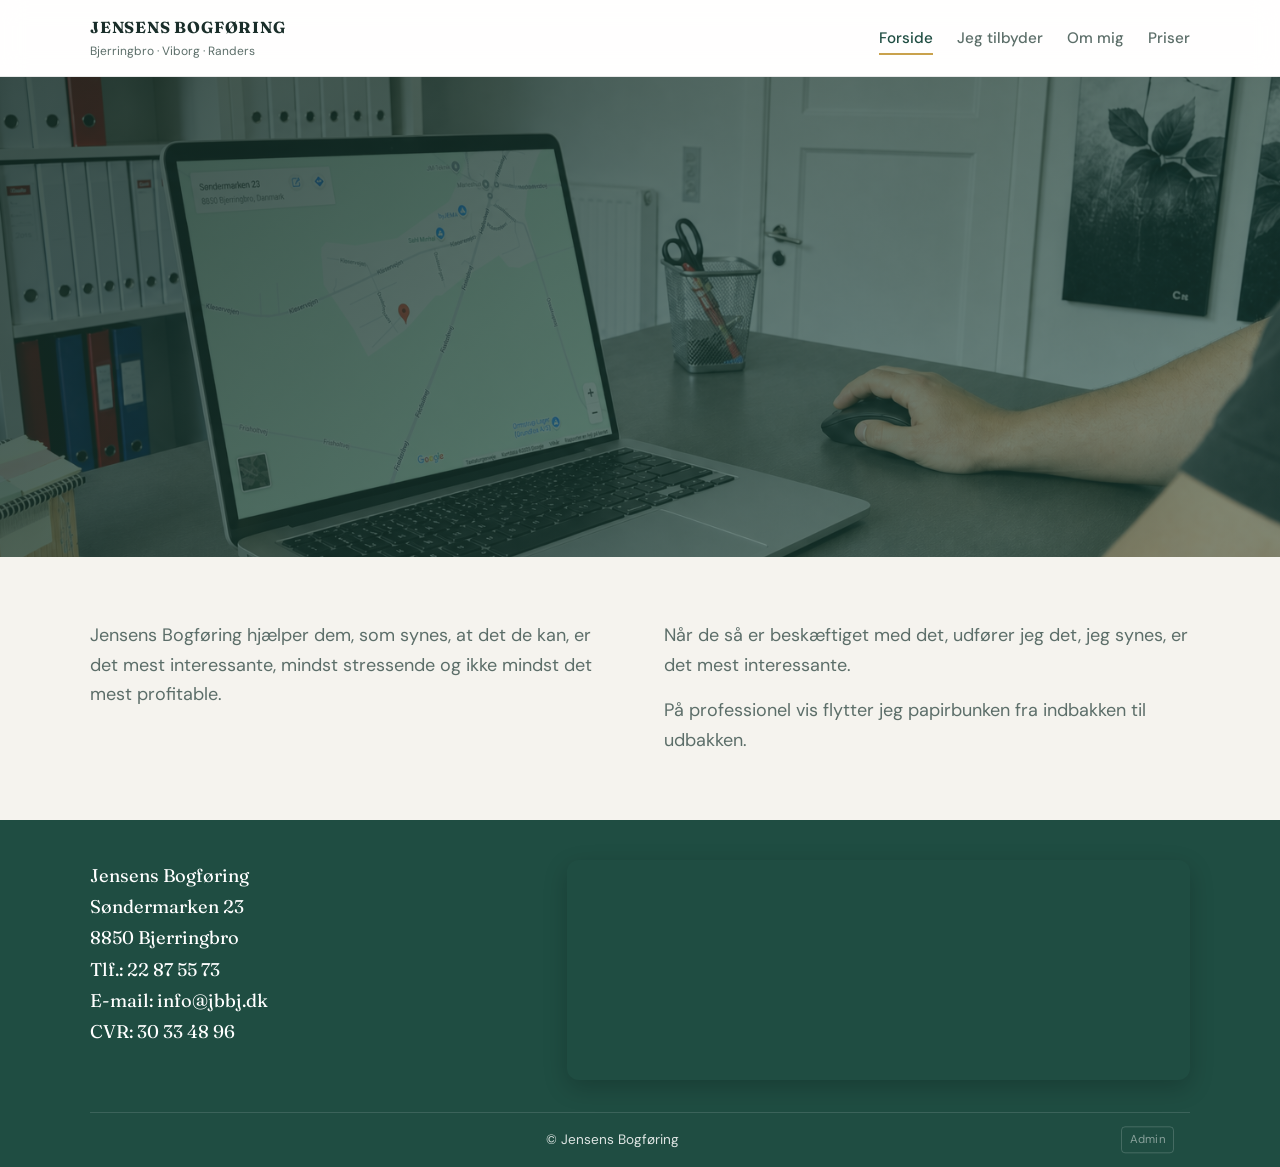
<file: index.html>
<!DOCTYPE html>
<html lang="da">
<head>
  <meta charset="UTF-8" />
  <meta name="viewport" content="width=device-width, initial-scale=1.0" />
  <title>Bogholder i Bjerringbro, Viborg og Randers | Jensens Bogføring</title>
  <meta name="description" content="Jensens Bogføring hjælper virksomheder med bogføring i Bjerringbro, Viborg og Randers." />
  <link rel="icon" href="https://impro.usercontent.one/appid/oneComWsb/domain/jensensbogforing.dk/media/jensensbogforing.dk/Bilder/FaviconNEU.png?etag=%224f8cc-57028c20%22&sourceContentType=image%2Fpng&resize=32,32&ignoreAspectRatio" />
  <link rel="preconnect" href="https://fonts.googleapis.com" />
  <link rel="preconnect" href="https://fonts.gstatic.com" crossorigin />
  <link href="https://fonts.googleapis.com/css2?family=DM+Sans:opsz,wght@9..40,400;9..40,500;9..40,600&family=Fraunces:opsz,wght@9..144,600;9..144,700&display=swap" rel="stylesheet" />
  <link rel="stylesheet" href="assets/css/style.css" />
</head>
<body>
  <header class="site-header">
    <div class="container header-inner">
      <a href="index.html" class="brand">
        <div>
          <strong>JENSENS BOGFØRING</strong>
          <span>Bjerringbro · Viborg · Randers</span>
        </div>
      </a>
      <button class="nav-toggle" type="button" aria-expanded="false" aria-controls="main-nav">Menu</button>
      <nav class="main-nav" id="main-nav" aria-label="Hovedmenu">
        <ul>
          <li><a href="index.html" class="active">Forside</a></li>
          <li><a href="jeg-tilbyder.html">Jeg tilbyder</a></li>
          <li><a href="om-mig.html">Om mig</a></li>
          <li><a href="priser.html">Priser</a></li>
        </ul>
      </nav>
    </div>
  </header>

  <section class="hero">
    <div class="hero-bg" style="background-image:url('assets/hero.png')"></div>
    <div class="hero-overlay"></div>
  </section>

  <main>
    <section class="page-section">
      <div class="container split">
        <p>Jensens Bogføring hjælper dem, som synes, at det de kan, er det mest interessante, mindst stressende og ikke mindst det mest profitable.</p>
        <div>
          <p>Når de så er beskæftiget med det, udfører jeg det, jeg synes, er det mest interessante.</p>
          <p>På professionel vis flytter jeg papirbunken fra indbakken til udbakken.</p>
        </div>
      </div>
    </section>
  </main>

  <footer class="site-footer">
    <div class="container footer-inner">
      <div class="footer-contact">
        <h2>Jensens Bogføring</h2>
        <h2>Søndermarken 23</h2>
        <h2>8850 Bjerringbro</h2>
        <h2>Tlf.: <a href="tel:+4522875573">22 87 55 73</a></h2>
        <h2>E-mail: <a href="mailto:info@jbbj.dk">info@jbbj.dk</a></h2>
        <h2>CVR: 30 33 48 96</h2>
      </div>
      <div class="map-wrap">
        <iframe title="Kort over Jensens Bogføring" src="https://www.google.com/maps/embed?origin=mfe&amp;pb=!1m3!2m1!1sS%C3%B8ndermarken+23,+8850+Bjerringbro,+Denmark!6i16!3m1!1sda!5m1!1sda" allowfullscreen referrerpolicy="no-referrer-when-downgrade"></iframe>
      </div>
    </div>
    <div class="footer-bottom container">
      <span>&copy; Jensens Bogføring</span>
      <a href="admin.html" class="footer-admin-link">Admin</a>
    </div>
  </footer>
  <script src="assets/js/main.js"></script>
</body>
</html>
</file>
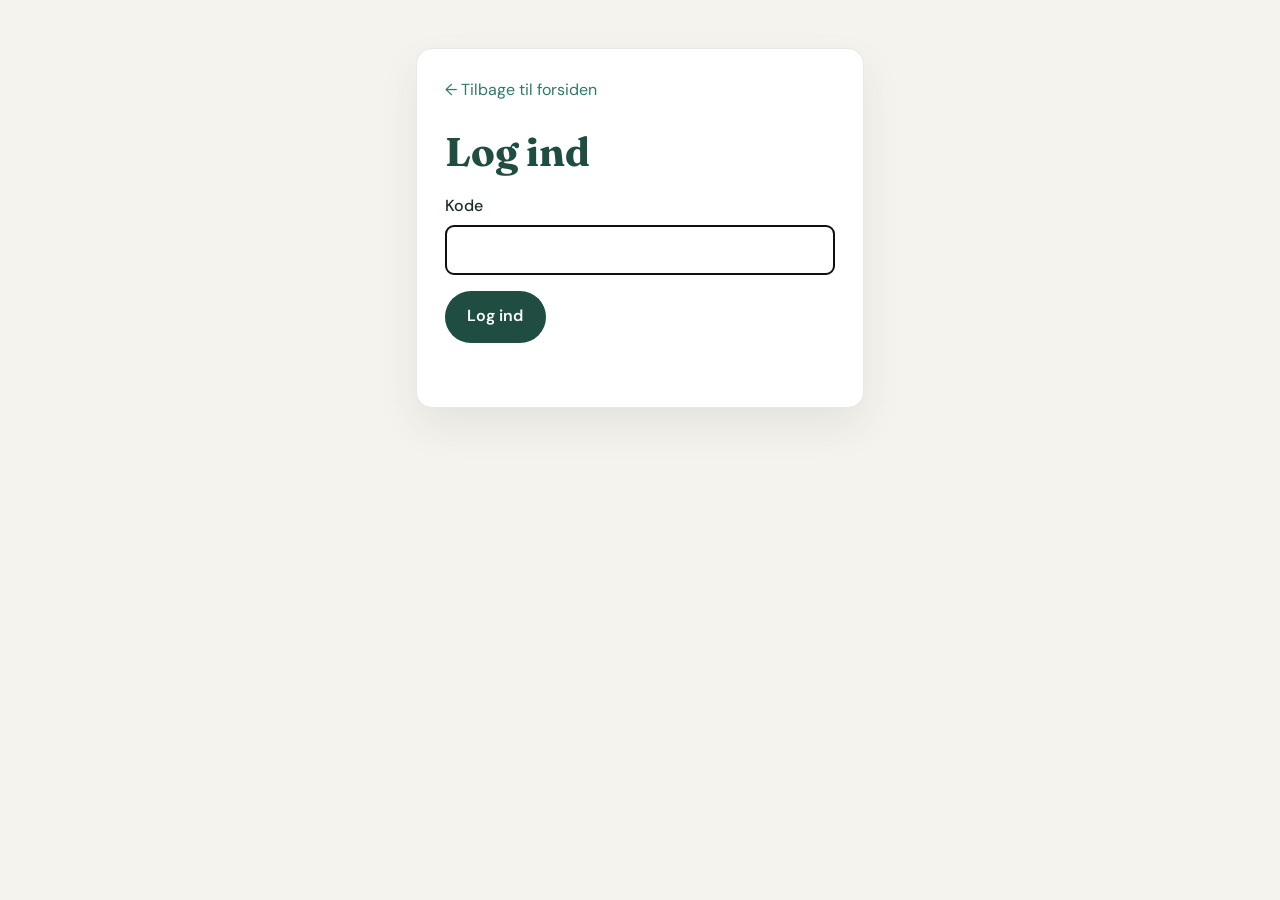
<file: admin.html>
<!DOCTYPE html>
<html lang="da">
<head>
  <meta charset="UTF-8" />
  <meta name="viewport" content="width=device-width, initial-scale=1.0" />
  <meta name="robots" content="noindex, nofollow" />
  <title>Admin – Priser | Jensens Bogføring</title>
  <link rel="preconnect" href="https://fonts.googleapis.com" />
  <link rel="preconnect" href="https://fonts.gstatic.com" crossorigin />
  <link href="https://fonts.googleapis.com/css2?family=DM+Sans:opsz,wght@9..40,400;9..40,500;9..40,600&family=Fraunces:opsz,wght@9..144,600;9..144,700&display=swap" rel="stylesheet" />
  <link rel="stylesheet" href="assets/css/style.css" />
</head>
<body>
  <main class="admin-page">
    <div class="container">
      <section id="login-screen" class="admin-panel admin-login">
        <p class="admin-back"><a href="index.html">&larr; Tilbage til forsiden</a></p>
        <h1 class="page-title">Log ind</h1>
        <form id="login-form" class="admin-form">
          <label>
            Kode
            <input type="password" id="admin-code" autocomplete="current-password" required />
          </label>
          <button type="submit" class="btn">Log ind</button>
        </form>
        <p id="login-error" class="admin-status error" role="alert" aria-live="polite"></p>
      </section>

      <div id="admin-content" hidden>
        <p class="admin-back"><a href="priser.html">&larr; Tilbage til priser</a></p>
        <h1 class="page-title">Rediger priser</h1>

        <div class="admin-panel">
          <h2>1. GitHub-forbindelse</h2>
          <p>Du skal bruge en personlig GitHub-nøgle én gang. Den gemmes kun i din browser.</p>
          <form id="token-form" class="admin-form">
            <label>
              GitHub-nøgle
              <input type="password" id="github-token" autocomplete="off" placeholder="ghp_… eller github_pat_…" />
            </label>
            <div class="admin-actions">
              <button type="submit" class="btn">Gem nøgle</button>
              <button type="button" class="btn btn-ghost" id="forget-token">Slet nøgle</button>
            </div>
          </form>
        </div>

        <div class="admin-panel">
          <h2>2. Priser</h2>
          <form id="prices-form" class="admin-form">
            <label>
              Timepris (kr. uden moms)
              <input type="number" id="price-hourly-input" min="1" step="1" value="325" required />
            </label>
            <label>
              Kørsel (kr. pr. km uden moms)
              <input type="number" id="price-mileage-input" min="0.01" step="0.01" value="3.25" required />
            </label>
            <button type="submit" class="btn">Gem priser på hjemmesiden</button>
          </form>
          <p id="admin-status" class="admin-status" role="status" aria-live="polite"></p>
        </div>

        <details class="admin-help">
          <summary>Sådan opretter du en GitHub-nøgle</summary>
          <ol>
            <li>Log ind på <a href="https://github.com" target="_blank" rel="noopener">github.com</a>.</li>
            <li>Gå til <strong>Settings → Developer settings → Personal access tokens</strong>.</li>
            <li>Opret en <strong>fine-grained token</strong> med adgang til repoet <code>jensens-bogforing</code>.</li>
            <li>Giv tilladelsen <strong>Contents: Read and write</strong>.</li>
            <li>Kopiér nøglen og indsæt den ovenfor.</li>
          </ol>
          <p>Efter gem tager GitHub Pages typisk 1–2 minutter om at vise de nye priser.</p>
        </details>
      </div>
    </div>
  </main>
  <script src="assets/js/admin.js"></script>
</body>
</html>
</file>
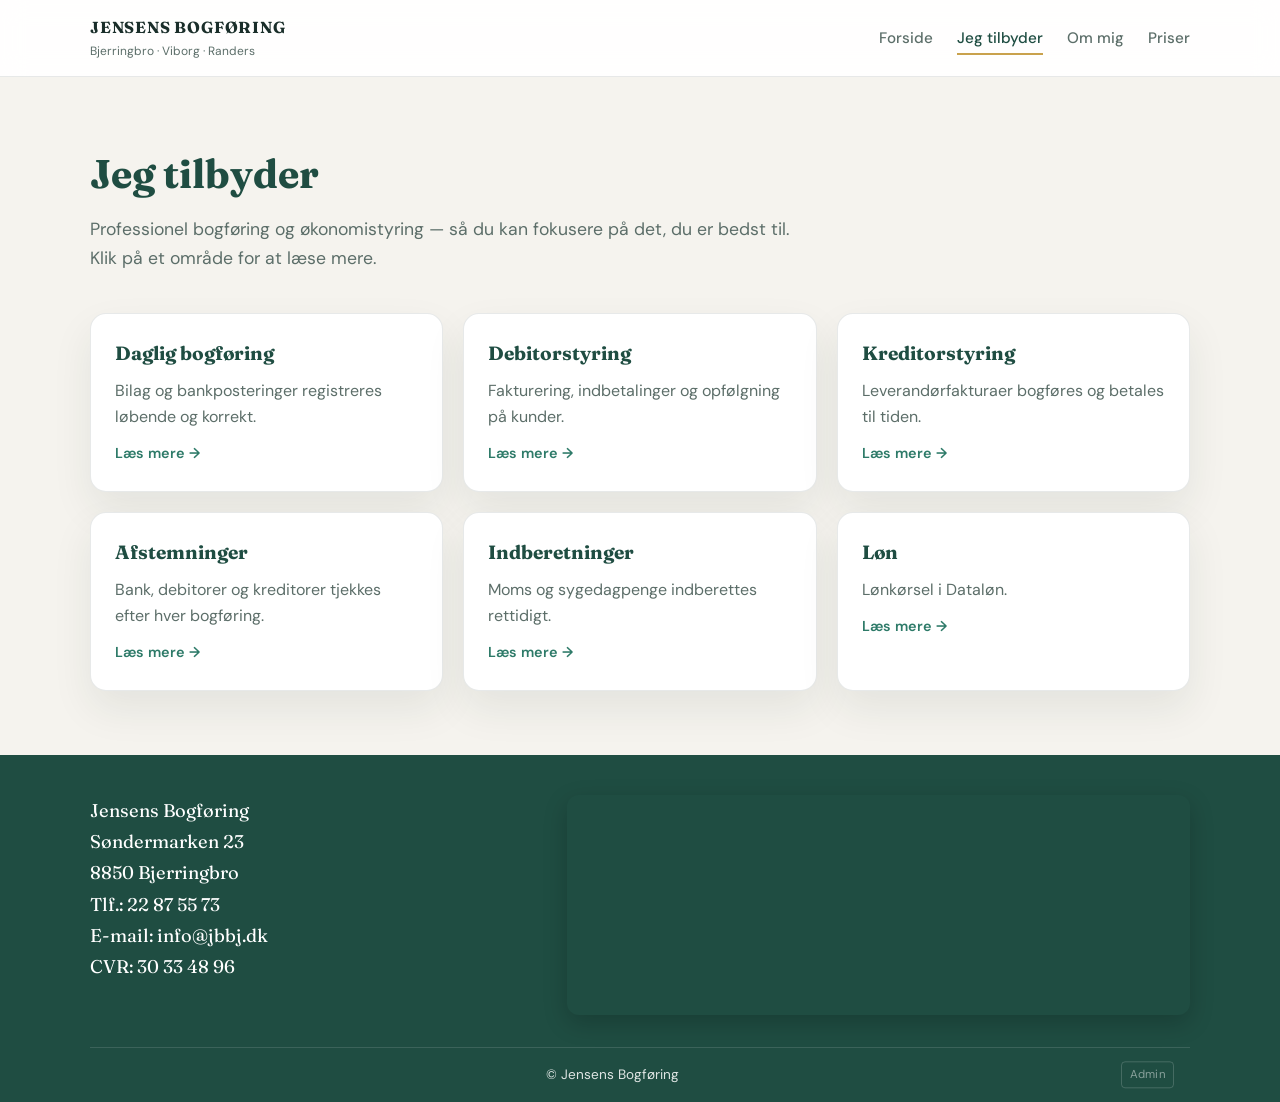
<file: jeg-tilbyder.html>
<!DOCTYPE html>
<html lang="da">
<head>
  <meta charset="UTF-8" />
  <meta name="viewport" content="width=device-width, initial-scale=1.0" />
  <title>Jeg tilbyder | Jensens Bogføring</title>
  <meta name="description" content="Daglig bogføring, debitor- og kreditorstyring, afstemninger, indberetninger og løn i Bjerringbro, Viborg og Randers." />
  <link rel="icon" href="https://impro.usercontent.one/appid/oneComWsb/domain/jensensbogforing.dk/media/jensensbogforing.dk/Bilder/FaviconNEU.png?etag=%224f8cc-57028c20%22&sourceContentType=image%2Fpng&resize=32,32&ignoreAspectRatio" />
  <link rel="preconnect" href="https://fonts.googleapis.com" />
  <link rel="preconnect" href="https://fonts.gstatic.com" crossorigin />
  <link href="https://fonts.googleapis.com/css2?family=DM+Sans:opsz,wght@9..40,400;9..40,500;9..40,600&family=Fraunces:opsz,wght@9..144,600;9..144,700&display=swap" rel="stylesheet" />
  <link rel="stylesheet" href="assets/css/style.css" />
</head>
<body>
  <header class="site-header">
    <div class="container header-inner">
      <a href="index.html" class="brand">
        <div>
          <strong>JENSENS BOGFØRING</strong>
          <span>Bjerringbro · Viborg · Randers</span>
        </div>
      </a>
      <button class="nav-toggle" type="button" aria-expanded="false" aria-controls="main-nav">Menu</button>
      <nav class="main-nav" id="main-nav" aria-label="Hovedmenu">
        <ul>
          <li><a href="index.html">Forside</a></li>
          <li><a href="jeg-tilbyder.html" class="active">Jeg tilbyder</a></li>
          <li><a href="om-mig.html">Om mig</a></li>
          <li><a href="priser.html">Priser</a></li>
        </ul>
      </nav>
    </div>
  </header>

  <main>
    <section class="page-section">
      <div class="container">
        <h1 class="page-title">Jeg tilbyder</h1>
        <p class="page-intro">Professionel bogføring og økonomistyring — så du kan fokusere på det, du er bedst til. Klik på et område for at læse mere.</p>
        <div class="card-grid">
          <a href="tilbud/daglig-bogfoering.html" class="card card-link">
            <h3>Daglig bogføring</h3>
            <p>Bilag og bankposteringer registreres løbende og korrekt.</p>
            <span class="card-more">Læs mere →</span>
          </a>
          <a href="tilbud/debitorstyring.html" class="card card-link">
            <h3>Debitorstyring</h3>
            <p>Fakturering, indbetalinger og opfølgning på kunder.</p>
            <span class="card-more">Læs mere →</span>
          </a>
          <a href="tilbud/kreditorstyring.html" class="card card-link">
            <h3>Kreditorstyring</h3>
            <p>Leverandørfakturaer bogføres og betales til tiden.</p>
            <span class="card-more">Læs mere →</span>
          </a>
          <a href="tilbud/afstemninger.html" class="card card-link">
            <h3>Afstemninger</h3>
            <p>Bank, debitorer og kreditorer tjekkes efter hver bogføring.</p>
            <span class="card-more">Læs mere →</span>
          </a>
          <a href="tilbud/indberetninger.html" class="card card-link">
            <h3>Indberetninger</h3>
            <p>Moms og sygedagpenge indberettes rettidigt.</p>
            <span class="card-more">Læs mere →</span>
          </a>
          <a href="tilbud/loen.html" class="card card-link">
            <h3>Løn</h3>
            <p>Lønkørsel i Dataløn.</p>
            <span class="card-more">Læs mere →</span>
          </a>
        </div>
      </div>
    </section>
  </main>

  <footer class="site-footer">
    <div class="container footer-inner">
      <div class="footer-contact">
        <h2>Jensens Bogføring</h2>
        <h2>Søndermarken 23</h2>
        <h2>8850 Bjerringbro</h2>
        <h2>Tlf.: <a href="tel:+4522875573">22 87 55 73</a></h2>
        <h2>E-mail: <a href="mailto:info@jbbj.dk">info@jbbj.dk</a></h2>
        <h2>CVR: 30 33 48 96</h2>
      </div>
      <div class="map-wrap">
        <iframe title="Kort over Jensens Bogføring" src="https://www.google.com/maps/embed?origin=mfe&amp;pb=!1m3!2m1!1sS%C3%B8ndermarken+23,+8850+Bjerringbro,+Denmark!6i16!3m1!1sda!5m1!1sda" allowfullscreen referrerpolicy="no-referrer-when-downgrade"></iframe>
      </div>
    </div>
    <div class="footer-bottom container">
      <span>&copy; Jensens Bogføring</span>
      <a href="admin.html" class="footer-admin-link">Admin</a>
    </div>
  </footer>
  <script src="assets/js/main.js"></script>
</body>
</html>
</file>
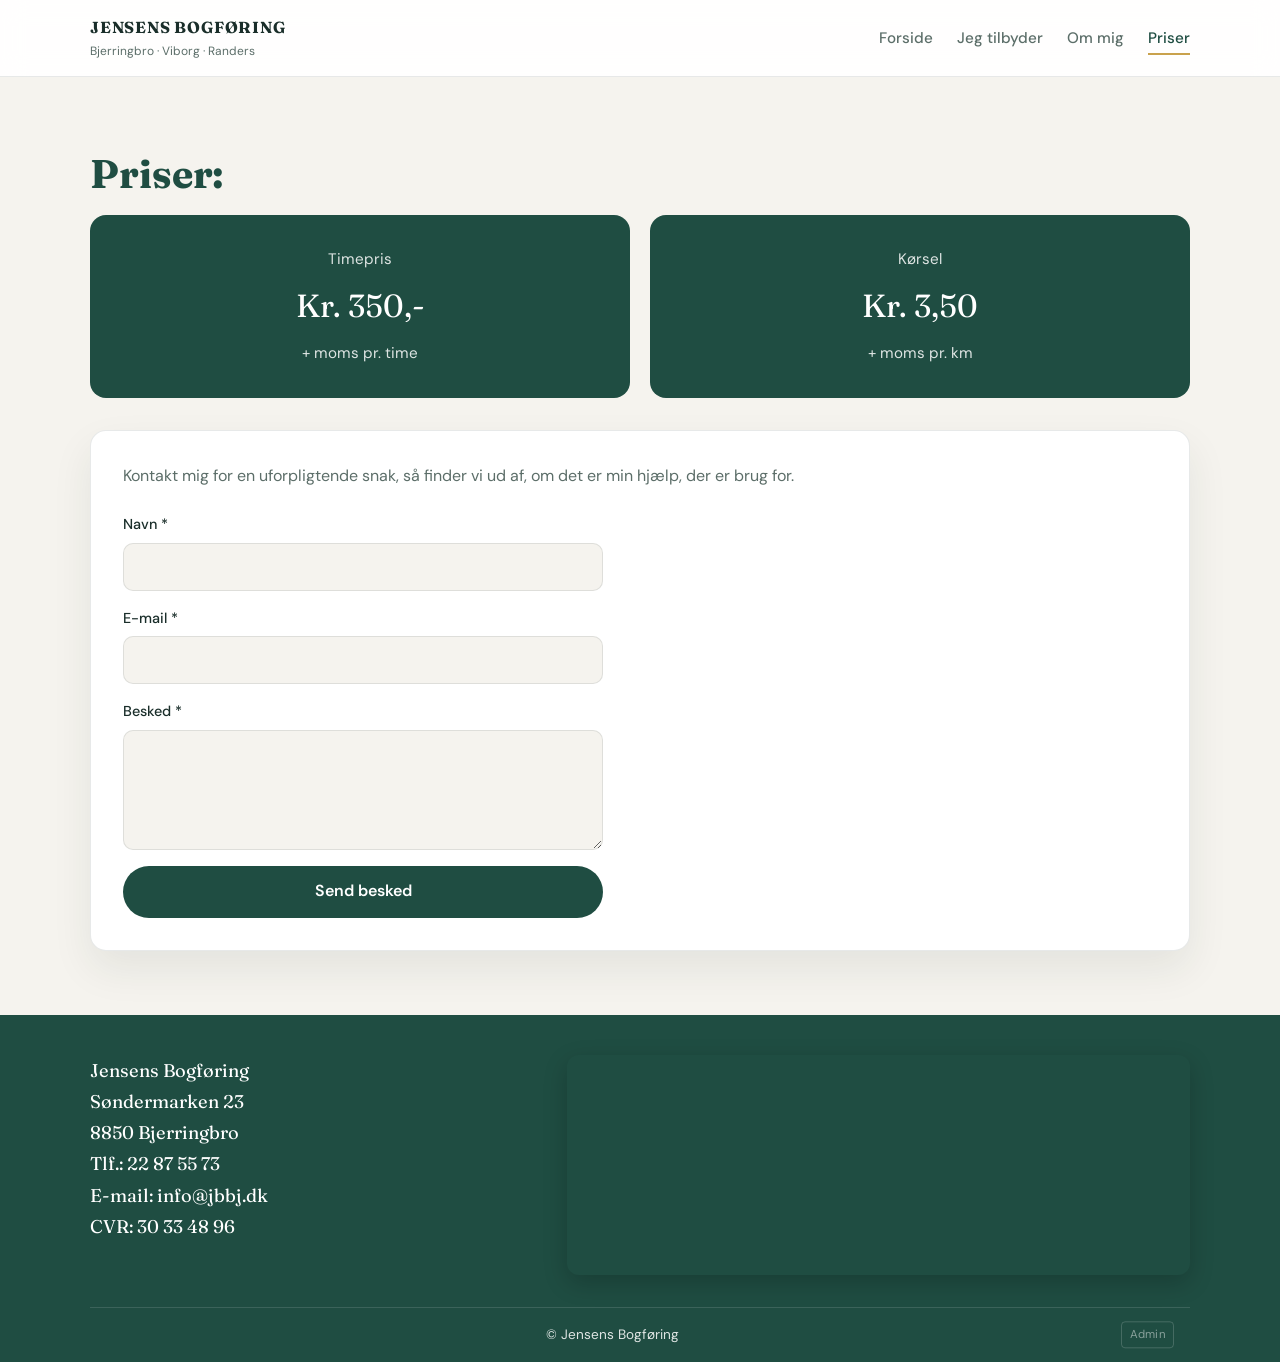
<file: priser.html>
<!DOCTYPE html>
<html lang="da">
<head>
  <meta charset="UTF-8" />
  <meta name="viewport" content="width=device-width, initial-scale=1.0" />
  <title>Billig bogføring i Bjerringbro, Viborg og Randers | Jensens Bogføring</title>
  <meta name="description" content="Priser på bogføring – kr. 325 + moms pr. time." />
  <link rel="icon" href="https://impro.usercontent.one/appid/oneComWsb/domain/jensensbogforing.dk/media/jensensbogforing.dk/Bilder/FaviconNEU.png?etag=%224f8cc-57028c20%22&sourceContentType=image%2Fpng&resize=32,32&ignoreAspectRatio" />
  <link rel="preconnect" href="https://fonts.googleapis.com" />
  <link rel="preconnect" href="https://fonts.gstatic.com" crossorigin />
  <link href="https://fonts.googleapis.com/css2?family=DM+Sans:opsz,wght@9..40,400;9..40,500;9..40,600&family=Fraunces:opsz,wght@9..144,600;9..144,700&display=swap" rel="stylesheet" />
  <link rel="stylesheet" href="assets/css/style.css" />
</head>
<body>
  <header class="site-header">
    <div class="container header-inner">
      <a href="index.html" class="brand">
        <div>
          <strong>JENSENS BOGFØRING</strong>
          <span>Bjerringbro · Viborg · Randers</span>
        </div>
      </a>
      <button class="nav-toggle" type="button" aria-expanded="false" aria-controls="main-nav">Menu</button>
      <nav class="main-nav" id="main-nav" aria-label="Hovedmenu">
        <ul>
          <li><a href="index.html">Forside</a></li>
          <li><a href="jeg-tilbyder.html">Jeg tilbyder</a></li>
          <li><a href="om-mig.html">Om mig</a></li>
          <li><a href="priser.html" class="active">Priser</a></li>
        </ul>
      </nav>
    </div>
  </header>

  <main>
    <section class="page-section">
      <div class="container">
        <h1 class="page-title">Priser:</h1>
        <div class="price-cards">
          <div class="price-card">
            <p>Timepris</p>
            <div class="amount" id="price-hourly">Kr. 325,-</div>
            <p>+ moms pr. time</p>
          </div>
          <div class="price-card">
            <p>Kørsel</p>
            <div class="amount" id="price-mileage">Kr. 3,25</div>
            <p>+ moms pr. km</p>
          </div>
        </div>

        <div class="contact-box">
          <p>Kontakt mig for en uforpligtende snak, så finder vi ud af, om det er min hjælp, der er brug for.</p>
          <form class="contact-form" id="contact-form">
            <label>
              Navn *
              <input type="text" name="name" required autocomplete="name" />
            </label>
            <label>
              E-mail *
              <input type="email" name="email" required autocomplete="email" />
            </label>
            <label>
              Besked *
              <textarea name="message" required></textarea>
            </label>
            <button type="submit" class="btn">Send besked</button>
          </form>
        </div>
      </div>
    </section>
  </main>

  <footer class="site-footer">
    <div class="container footer-inner">
      <div class="footer-contact">
        <h2>Jensens Bogføring</h2>
        <h2>Søndermarken 23</h2>
        <h2>8850 Bjerringbro</h2>
        <h2>Tlf.: <a href="tel:+4522875573">22 87 55 73</a></h2>
        <h2>E-mail: <a href="mailto:info@jbbj.dk">info@jbbj.dk</a></h2>
        <h2>CVR: 30 33 48 96</h2>
      </div>
      <div class="map-wrap">
        <iframe title="Kort over Jensens Bogføring" src="https://www.google.com/maps/embed?origin=mfe&amp;pb=!1m3!2m1!1sS%C3%B8ndermarken+23,+8850+Bjerringbro,+Denmark!6i16!3m1!1sda!5m1!1sda" allowfullscreen referrerpolicy="no-referrer-when-downgrade"></iframe>
      </div>
    </div>
    <div class="footer-bottom container">
      <span>&copy; Jensens Bogføring</span>
      <a href="admin.html" class="footer-admin-link">Admin</a>
    </div>
  </footer>
  <script src="assets/js/prices.js"></script>
  <script src="assets/js/main.js"></script>
</body>
</html>
</file>
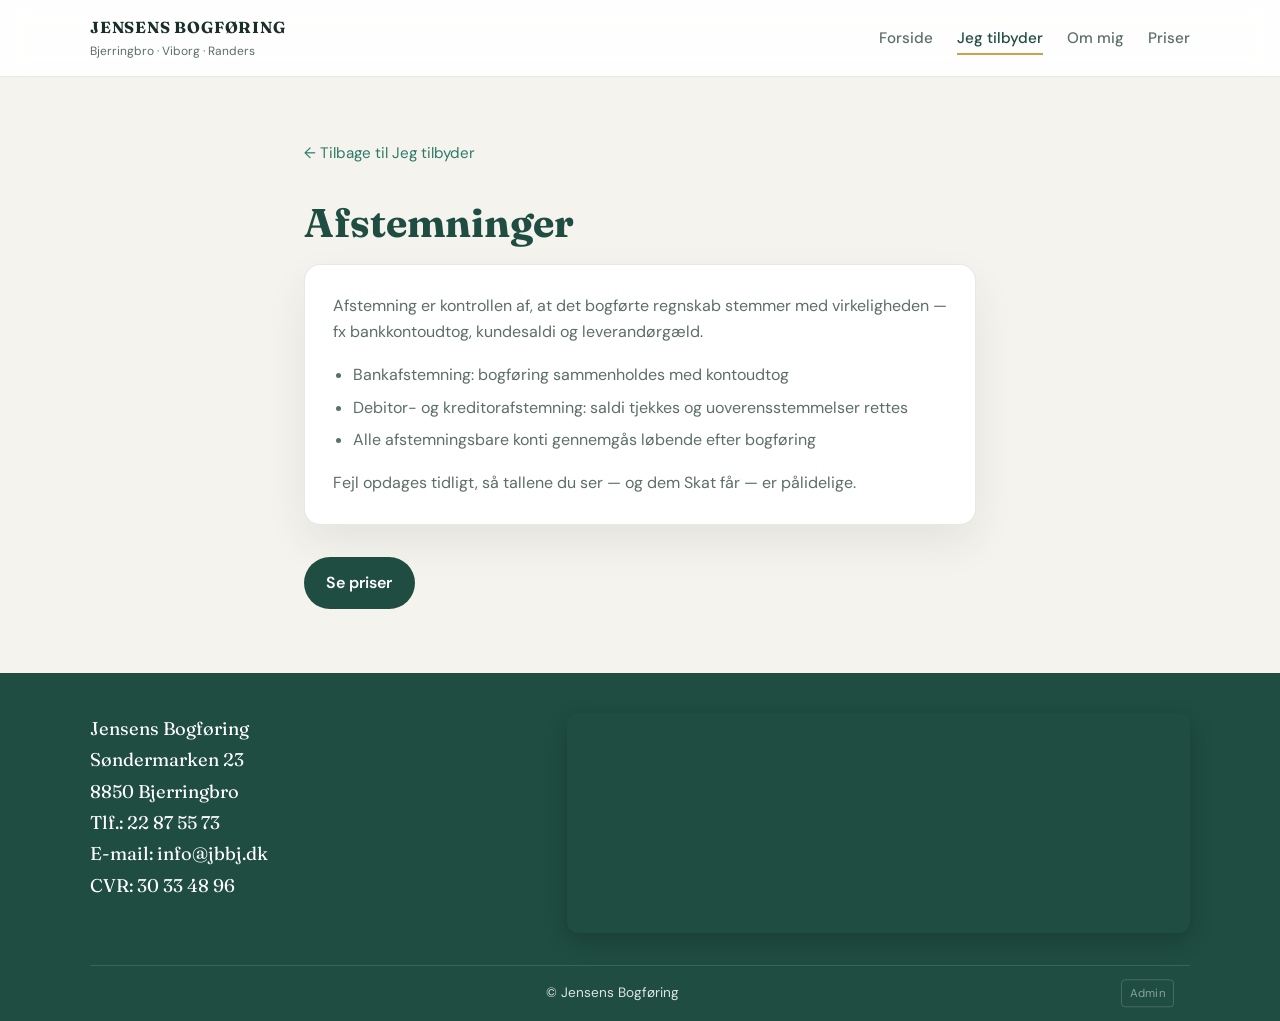
<file: tilbud/afstemninger.html>
<!DOCTYPE html>
<html lang="da">
<head>
  <meta charset="UTF-8" />
  <meta name="viewport" content="width=device-width, initial-scale=1.0" />
  <title>Afstemninger | Jensens Bogføring</title>
  <meta name="description" content="Bank-, debitor- og kreditorafstemning — kontrol af at bogføringen stemmer i Bjerringbro, Viborg og Randers." />
  <link rel="icon" href="https://impro.usercontent.one/appid/oneComWsb/domain/jensensbogforing.dk/media/jensensbogforing.dk/Bilder/FaviconNEU.png?etag=%224f8cc-57028c20%22&sourceContentType=image%2Fpng&resize=32,32&ignoreAspectRatio" />
  <link rel="preconnect" href="https://fonts.googleapis.com" />
  <link rel="preconnect" href="https://fonts.gstatic.com" crossorigin />
  <link href="https://fonts.googleapis.com/css2?family=DM+Sans:opsz,wght@9..40,400;9..40,500;9..40,600&family=Fraunces:opsz,wght@9..144,600;9..144,700&display=swap" rel="stylesheet" />
  <link rel="stylesheet" href="../assets/css/style.css" />
</head>
<body>
  <header class="site-header">
    <div class="container header-inner">
      <a href="../index.html" class="brand">
        <div>
          <strong>JENSENS BOGFØRING</strong>
          <span>Bjerringbro · Viborg · Randers</span>
        </div>
      </a>
      <button class="nav-toggle" type="button" aria-expanded="false" aria-controls="main-nav">Menu</button>
      <nav class="main-nav" id="main-nav" aria-label="Hovedmenu">
        <ul>
          <li><a href="../index.html">Forside</a></li>
          <li><a href="../jeg-tilbyder.html" class="active">Jeg tilbyder</a></li>
          <li><a href="../om-mig.html">Om mig</a></li>
          <li><a href="../priser.html">Priser</a></li>
        </ul>
      </nav>
    </div>
  </header>

  <main>
    <section class="page-section">
      <div class="container service-detail">
        <p class="back-link"><a href="../jeg-tilbyder.html">← Tilbage til Jeg tilbyder</a></p>
        <h1 class="page-title">Afstemninger</h1>
        <div class="service-content">
          <p>Afstemning er kontrollen af, at det bogførte regnskab stemmer med virkeligheden — fx bankkontoudtog, kundesaldi og leverandørgæld.</p>
          <ul>
            <li>Bankafstemning: bogføring sammenholdes med kontoudtog</li>
            <li>Debitor- og kreditorafstemning: saldi tjekkes og uoverensstemmelser rettes</li>
            <li>Alle afstemningsbare konti gennemgås løbende efter bogføring</li>
          </ul>
          <p>Fejl opdages tidligt, så tallene du ser — og dem Skat får — er pålidelige.</p>
        </div>
        <p><a href="../priser.html" class="btn">Se priser</a></p>
      </div>
    </section>
  </main>

  <footer class="site-footer">
    <div class="container footer-inner">
      <div class="footer-contact">
        <h2>Jensens Bogføring</h2>
        <h2>Søndermarken 23</h2>
        <h2>8850 Bjerringbro</h2>
        <h2>Tlf.: <a href="tel:+4522875573">22 87 55 73</a></h2>
        <h2>E-mail: <a href="mailto:info@jbbj.dk">info@jbbj.dk</a></h2>
        <h2>CVR: 30 33 48 96</h2>
      </div>
      <div class="map-wrap">
        <iframe title="Kort over Jensens Bogføring" src="https://www.google.com/maps/embed?origin=mfe&amp;pb=!1m3!2m1!1sS%C3%B8ndermarken+23,+8850+Bjerringbro,+Denmark!6i16!3m1!1sda!5m1!1sda" allowfullscreen referrerpolicy="no-referrer-when-downgrade"></iframe>
      </div>
    </div>
    <div class="footer-bottom container">
      <span>&copy; Jensens Bogføring</span>
      <a href="../admin.html" class="footer-admin-link">Admin</a>
    </div>
  </footer>
  <script src="../assets/js/main.js"></script>
</body>
</html>
</file>
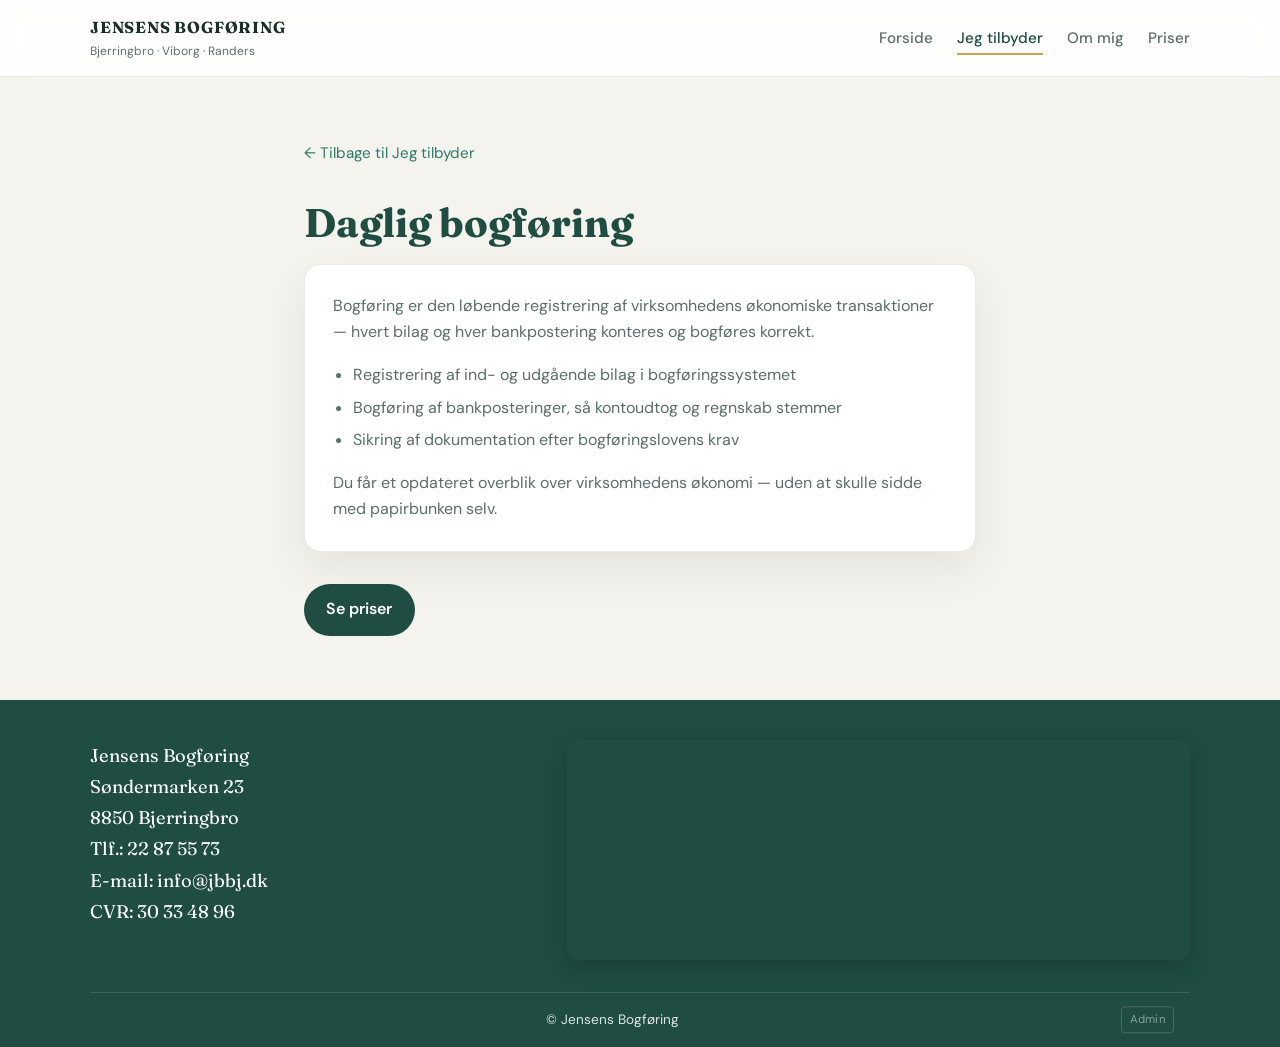
<file: tilbud/daglig-bogfoering.html>
<!DOCTYPE html>
<html lang="da">
<head>
  <meta charset="UTF-8" />
  <meta name="viewport" content="width=device-width, initial-scale=1.0" />
  <title>Daglig bogføring | Jensens Bogføring</title>
  <meta name="description" content="Løbende bogføring af bilag og bankposteringer — professionel hjælp i Bjerringbro, Viborg og Randers." />
  <link rel="icon" href="https://impro.usercontent.one/appid/oneComWsb/domain/jensensbogforing.dk/media/jensensbogforing.dk/Bilder/FaviconNEU.png?etag=%224f8cc-57028c20%22&sourceContentType=image%2Fpng&resize=32,32&ignoreAspectRatio" />
  <link rel="preconnect" href="https://fonts.googleapis.com" />
  <link rel="preconnect" href="https://fonts.gstatic.com" crossorigin />
  <link href="https://fonts.googleapis.com/css2?family=DM+Sans:opsz,wght@9..40,400;9..40,500;9..40,600&family=Fraunces:opsz,wght@9..144,600;9..144,700&display=swap" rel="stylesheet" />
  <link rel="stylesheet" href="../assets/css/style.css" />
</head>
<body>
  <header class="site-header">
    <div class="container header-inner">
      <a href="../index.html" class="brand">
        <div>
          <strong>JENSENS BOGFØRING</strong>
          <span>Bjerringbro · Viborg · Randers</span>
        </div>
      </a>
      <button class="nav-toggle" type="button" aria-expanded="false" aria-controls="main-nav">Menu</button>
      <nav class="main-nav" id="main-nav" aria-label="Hovedmenu">
        <ul>
          <li><a href="../index.html">Forside</a></li>
          <li><a href="../jeg-tilbyder.html" class="active">Jeg tilbyder</a></li>
          <li><a href="../om-mig.html">Om mig</a></li>
          <li><a href="../priser.html">Priser</a></li>
        </ul>
      </nav>
    </div>
  </header>

  <main>
    <section class="page-section">
      <div class="container service-detail">
        <p class="back-link"><a href="../jeg-tilbyder.html">← Tilbage til Jeg tilbyder</a></p>
        <h1 class="page-title">Daglig bogføring</h1>
        <div class="service-content">
          <p>Bogføring er den løbende registrering af virksomhedens økonomiske transaktioner — hvert bilag og hver bankpostering konteres og bogføres korrekt.</p>
          <ul>
            <li>Registrering af ind- og udgående bilag i bogføringssystemet</li>
            <li>Bogføring af bankposteringer, så kontoudtog og regnskab stemmer</li>
            <li>Sikring af dokumentation efter bogføringslovens krav</li>
          </ul>
          <p>Du får et opdateret overblik over virksomhedens økonomi — uden at skulle sidde med papirbunken selv.</p>
        </div>
        <p><a href="../priser.html" class="btn">Se priser</a></p>
      </div>
    </section>
  </main>

  <footer class="site-footer">
    <div class="container footer-inner">
      <div class="footer-contact">
        <h2>Jensens Bogføring</h2>
        <h2>Søndermarken 23</h2>
        <h2>8850 Bjerringbro</h2>
        <h2>Tlf.: <a href="tel:+4522875573">22 87 55 73</a></h2>
        <h2>E-mail: <a href="mailto:info@jbbj.dk">info@jbbj.dk</a></h2>
        <h2>CVR: 30 33 48 96</h2>
      </div>
      <div class="map-wrap">
        <iframe title="Kort over Jensens Bogføring" src="https://www.google.com/maps/embed?origin=mfe&amp;pb=!1m3!2m1!1sS%C3%B8ndermarken+23,+8850+Bjerringbro,+Denmark!6i16!3m1!1sda!5m1!1sda" allowfullscreen referrerpolicy="no-referrer-when-downgrade"></iframe>
      </div>
    </div>
    <div class="footer-bottom container">
      <span>&copy; Jensens Bogføring</span>
      <a href="../admin.html" class="footer-admin-link">Admin</a>
    </div>
  </footer>
  <script src="../assets/js/main.js"></script>
</body>
</html>
</file>
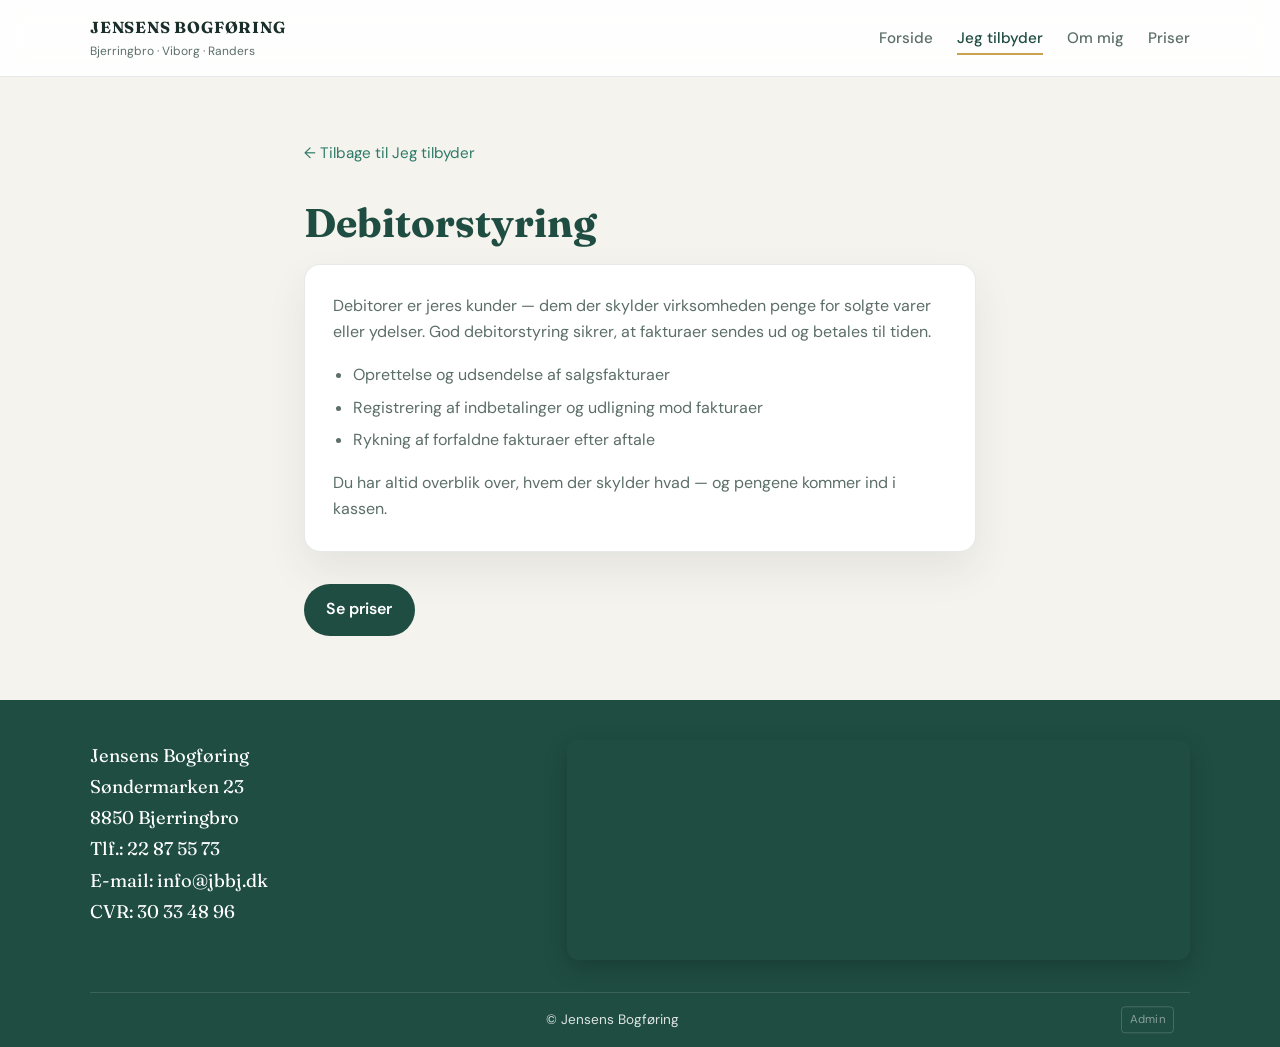
<file: tilbud/debitorstyring.html>
<!DOCTYPE html>
<html lang="da">
<head>
  <meta charset="UTF-8" />
  <meta name="viewport" content="width=device-width, initial-scale=1.0" />
  <title>Debitorstyring | Jensens Bogføring</title>
  <meta name="description" content="Fakturering, indbetalinger og opfølgning på kunder — debitorstyring i Bjerringbro, Viborg og Randers." />
  <link rel="icon" href="https://impro.usercontent.one/appid/oneComWsb/domain/jensensbogforing.dk/media/jensensbogforing.dk/Bilder/FaviconNEU.png?etag=%224f8cc-57028c20%22&sourceContentType=image%2Fpng&resize=32,32&ignoreAspectRatio" />
  <link rel="preconnect" href="https://fonts.googleapis.com" />
  <link rel="preconnect" href="https://fonts.gstatic.com" crossorigin />
  <link href="https://fonts.googleapis.com/css2?family=DM+Sans:opsz,wght@9..40,400;9..40,500;9..40,600&family=Fraunces:opsz,wght@9..144,600;9..144,700&display=swap" rel="stylesheet" />
  <link rel="stylesheet" href="../assets/css/style.css" />
</head>
<body>
  <header class="site-header">
    <div class="container header-inner">
      <a href="../index.html" class="brand">
        <div>
          <strong>JENSENS BOGFØRING</strong>
          <span>Bjerringbro · Viborg · Randers</span>
        </div>
      </a>
      <button class="nav-toggle" type="button" aria-expanded="false" aria-controls="main-nav">Menu</button>
      <nav class="main-nav" id="main-nav" aria-label="Hovedmenu">
        <ul>
          <li><a href="../index.html">Forside</a></li>
          <li><a href="../jeg-tilbyder.html" class="active">Jeg tilbyder</a></li>
          <li><a href="../om-mig.html">Om mig</a></li>
          <li><a href="../priser.html">Priser</a></li>
        </ul>
      </nav>
    </div>
  </header>

  <main>
    <section class="page-section">
      <div class="container service-detail">
        <p class="back-link"><a href="../jeg-tilbyder.html">← Tilbage til Jeg tilbyder</a></p>
        <h1 class="page-title">Debitorstyring</h1>
        <div class="service-content">
          <p>Debitorer er jeres kunder — dem der skylder virksomheden penge for solgte varer eller ydelser. God debitorstyring sikrer, at fakturaer sendes ud og betales til tiden.</p>
          <ul>
            <li>Oprettelse og udsendelse af salgsfakturaer</li>
            <li>Registrering af indbetalinger og udligning mod fakturaer</li>
            <li>Rykning af forfaldne fakturaer efter aftale</li>
          </ul>
          <p>Du har altid overblik over, hvem der skylder hvad — og pengene kommer ind i kassen.</p>
        </div>
        <p><a href="../priser.html" class="btn">Se priser</a></p>
      </div>
    </section>
  </main>

  <footer class="site-footer">
    <div class="container footer-inner">
      <div class="footer-contact">
        <h2>Jensens Bogføring</h2>
        <h2>Søndermarken 23</h2>
        <h2>8850 Bjerringbro</h2>
        <h2>Tlf.: <a href="tel:+4522875573">22 87 55 73</a></h2>
        <h2>E-mail: <a href="mailto:info@jbbj.dk">info@jbbj.dk</a></h2>
        <h2>CVR: 30 33 48 96</h2>
      </div>
      <div class="map-wrap">
        <iframe title="Kort over Jensens Bogføring" src="https://www.google.com/maps/embed?origin=mfe&amp;pb=!1m3!2m1!1sS%C3%B8ndermarken+23,+8850+Bjerringbro,+Denmark!6i16!3m1!1sda!5m1!1sda" allowfullscreen referrerpolicy="no-referrer-when-downgrade"></iframe>
      </div>
    </div>
    <div class="footer-bottom container">
      <span>&copy; Jensens Bogføring</span>
      <a href="../admin.html" class="footer-admin-link">Admin</a>
    </div>
  </footer>
  <script src="../assets/js/main.js"></script>
</body>
</html>
</file>
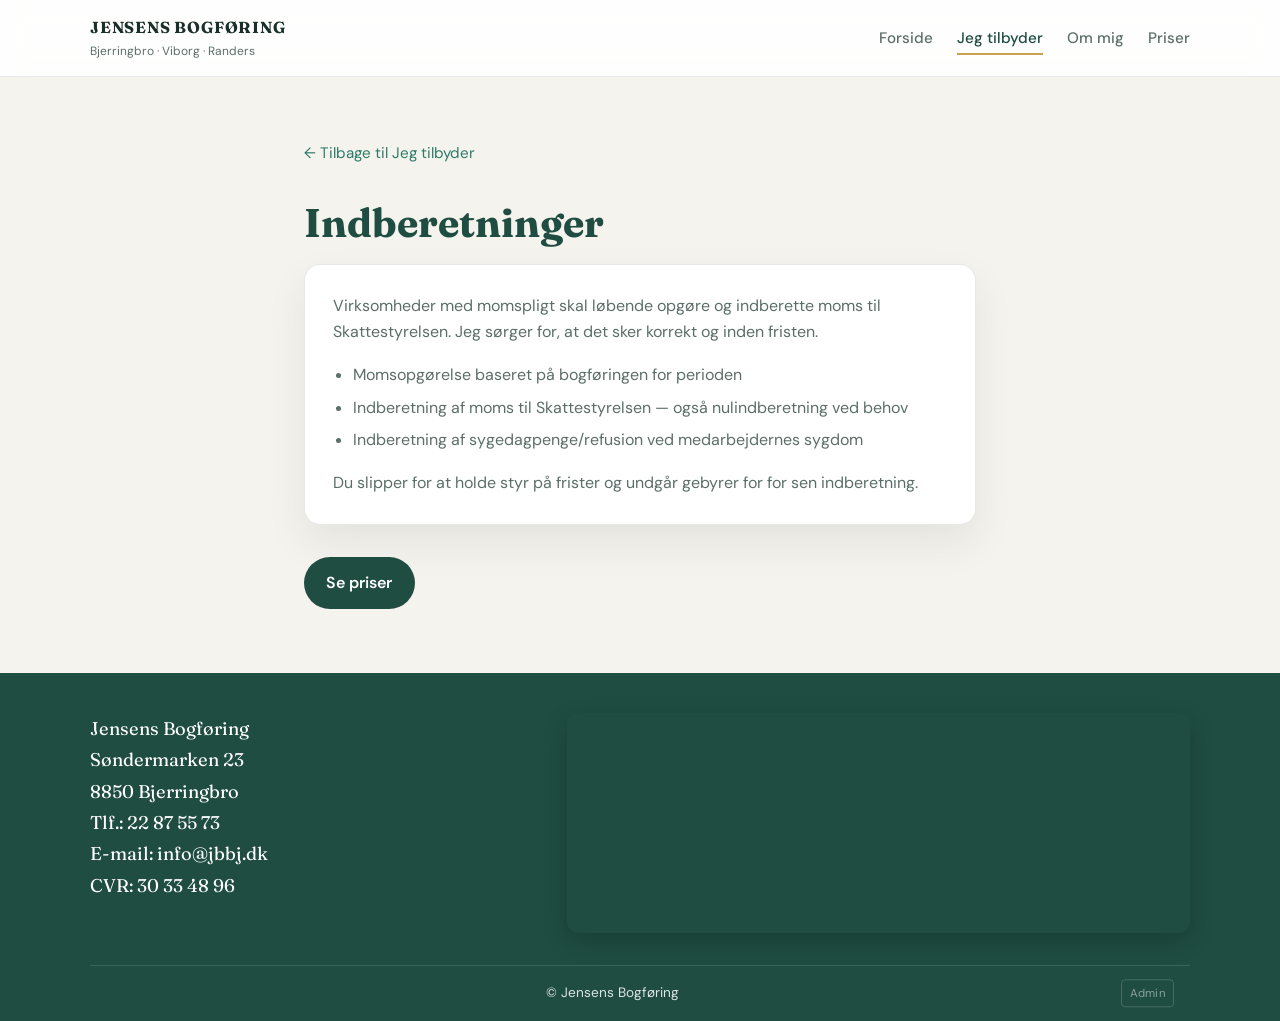
<file: tilbud/indberetninger.html>
<!DOCTYPE html>
<html lang="da">
<head>
  <meta charset="UTF-8" />
  <meta name="viewport" content="width=device-width, initial-scale=1.0" />
  <title>Indberetninger | Jensens Bogføring</title>
  <meta name="description" content="Momsindberetning og sygedagpenge til Skattestyrelsen — rettidige indberetninger fra Jensens Bogføring." />
  <link rel="icon" href="https://impro.usercontent.one/appid/oneComWsb/domain/jensensbogforing.dk/media/jensensbogforing.dk/Bilder/FaviconNEU.png?etag=%224f8cc-57028c20%22&sourceContentType=image%2Fpng&resize=32,32&ignoreAspectRatio" />
  <link rel="preconnect" href="https://fonts.googleapis.com" />
  <link rel="preconnect" href="https://fonts.gstatic.com" crossorigin />
  <link href="https://fonts.googleapis.com/css2?family=DM+Sans:opsz,wght@9..40,400;9..40,500;9..40,600&family=Fraunces:opsz,wght@9..144,600;9..144,700&display=swap" rel="stylesheet" />
  <link rel="stylesheet" href="../assets/css/style.css" />
</head>
<body>
  <header class="site-header">
    <div class="container header-inner">
      <a href="../index.html" class="brand">
        <div>
          <strong>JENSENS BOGFØRING</strong>
          <span>Bjerringbro · Viborg · Randers</span>
        </div>
      </a>
      <button class="nav-toggle" type="button" aria-expanded="false" aria-controls="main-nav">Menu</button>
      <nav class="main-nav" id="main-nav" aria-label="Hovedmenu">
        <ul>
          <li><a href="../index.html">Forside</a></li>
          <li><a href="../jeg-tilbyder.html" class="active">Jeg tilbyder</a></li>
          <li><a href="../om-mig.html">Om mig</a></li>
          <li><a href="../priser.html">Priser</a></li>
        </ul>
      </nav>
    </div>
  </header>

  <main>
    <section class="page-section">
      <div class="container service-detail">
        <p class="back-link"><a href="../jeg-tilbyder.html">← Tilbage til Jeg tilbyder</a></p>
        <h1 class="page-title">Indberetninger</h1>
        <div class="service-content">
          <p>Virksomheder med momspligt skal løbende opgøre og indberette moms til Skattestyrelsen. Jeg sørger for, at det sker korrekt og inden fristen.</p>
          <ul>
            <li>Momsopgørelse baseret på bogføringen for perioden</li>
            <li>Indberetning af moms til Skattestyrelsen — også nulindberetning ved behov</li>
            <li>Indberetning af sygedagpenge/refusion ved medarbejdernes sygdom</li>
          </ul>
          <p>Du slipper for at holde styr på frister og undgår gebyrer for for sen indberetning.</p>
        </div>
        <p><a href="../priser.html" class="btn">Se priser</a></p>
      </div>
    </section>
  </main>

  <footer class="site-footer">
    <div class="container footer-inner">
      <div class="footer-contact">
        <h2>Jensens Bogføring</h2>
        <h2>Søndermarken 23</h2>
        <h2>8850 Bjerringbro</h2>
        <h2>Tlf.: <a href="tel:+4522875573">22 87 55 73</a></h2>
        <h2>E-mail: <a href="mailto:info@jbbj.dk">info@jbbj.dk</a></h2>
        <h2>CVR: 30 33 48 96</h2>
      </div>
      <div class="map-wrap">
        <iframe title="Kort over Jensens Bogføring" src="https://www.google.com/maps/embed?origin=mfe&amp;pb=!1m3!2m1!1sS%C3%B8ndermarken+23,+8850+Bjerringbro,+Denmark!6i16!3m1!1sda!5m1!1sda" allowfullscreen referrerpolicy="no-referrer-when-downgrade"></iframe>
      </div>
    </div>
    <div class="footer-bottom container">
      <span>&copy; Jensens Bogføring</span>
      <a href="../admin.html" class="footer-admin-link">Admin</a>
    </div>
  </footer>
  <script src="../assets/js/main.js"></script>
</body>
</html>
</file>
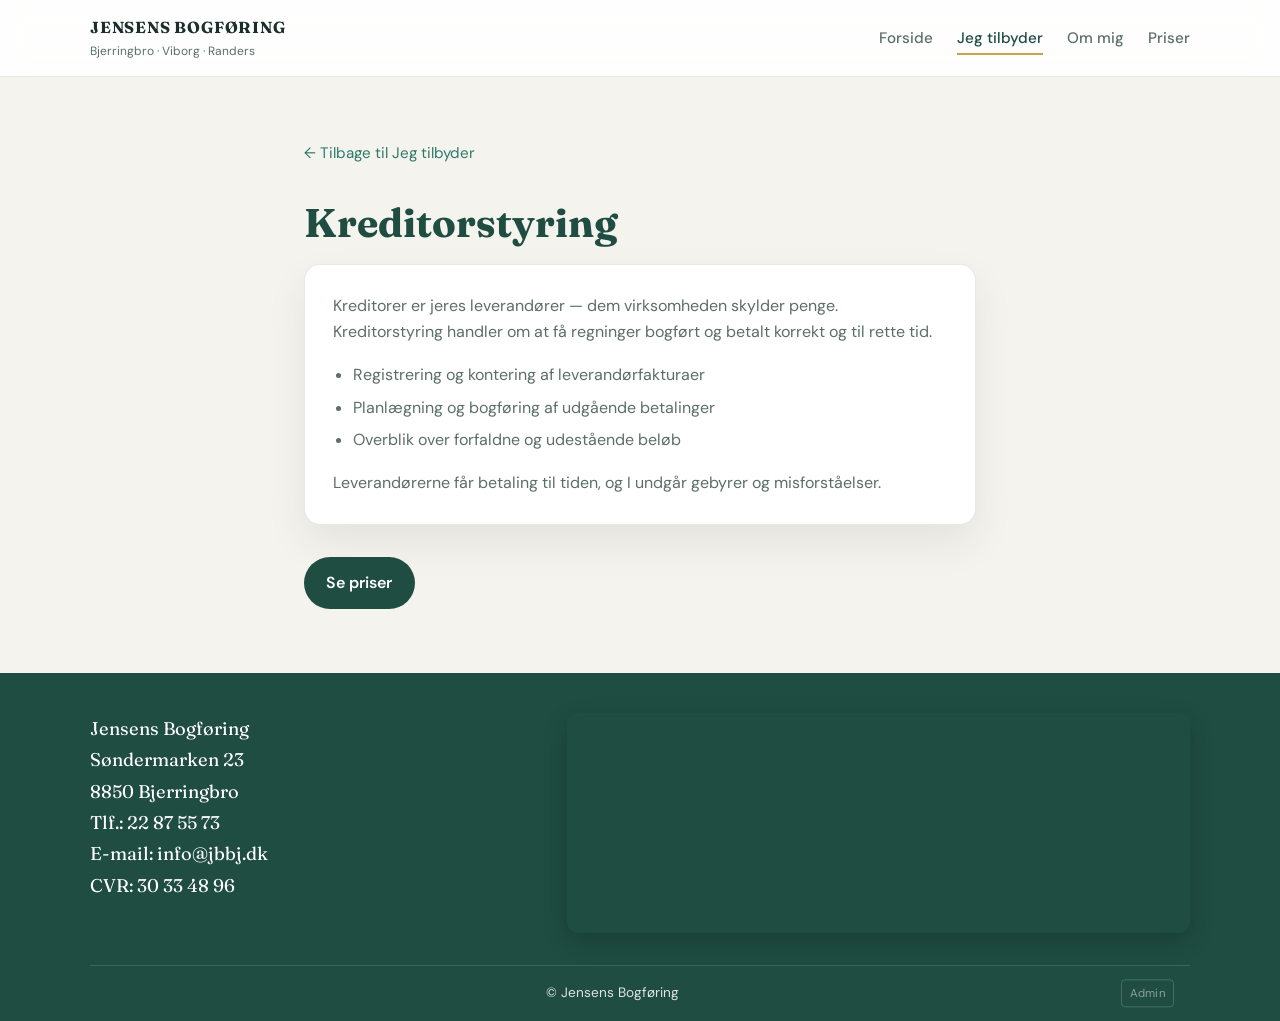
<file: tilbud/kreditorstyring.html>
<!DOCTYPE html>
<html lang="da">
<head>
  <meta charset="UTF-8" />
  <meta name="viewport" content="width=device-width, initial-scale=1.0" />
  <title>Kreditorstyring | Jensens Bogføring</title>
  <meta name="description" content="Leverandørfakturaer og betalinger — kreditorstyring i Bjerringbro, Viborg og Randers." />
  <link rel="icon" href="https://impro.usercontent.one/appid/oneComWsb/domain/jensensbogforing.dk/media/jensensbogforing.dk/Bilder/FaviconNEU.png?etag=%224f8cc-57028c20%22&sourceContentType=image%2Fpng&resize=32,32&ignoreAspectRatio" />
  <link rel="preconnect" href="https://fonts.googleapis.com" />
  <link rel="preconnect" href="https://fonts.gstatic.com" crossorigin />
  <link href="https://fonts.googleapis.com/css2?family=DM+Sans:opsz,wght@9..40,400;9..40,500;9..40,600&family=Fraunces:opsz,wght@9..144,600;9..144,700&display=swap" rel="stylesheet" />
  <link rel="stylesheet" href="../assets/css/style.css" />
</head>
<body>
  <header class="site-header">
    <div class="container header-inner">
      <a href="../index.html" class="brand">
        <div>
          <strong>JENSENS BOGFØRING</strong>
          <span>Bjerringbro · Viborg · Randers</span>
        </div>
      </a>
      <button class="nav-toggle" type="button" aria-expanded="false" aria-controls="main-nav">Menu</button>
      <nav class="main-nav" id="main-nav" aria-label="Hovedmenu">
        <ul>
          <li><a href="../index.html">Forside</a></li>
          <li><a href="../jeg-tilbyder.html" class="active">Jeg tilbyder</a></li>
          <li><a href="../om-mig.html">Om mig</a></li>
          <li><a href="../priser.html">Priser</a></li>
        </ul>
      </nav>
    </div>
  </header>

  <main>
    <section class="page-section">
      <div class="container service-detail">
        <p class="back-link"><a href="../jeg-tilbyder.html">← Tilbage til Jeg tilbyder</a></p>
        <h1 class="page-title">Kreditorstyring</h1>
        <div class="service-content">
          <p>Kreditorer er jeres leverandører — dem virksomheden skylder penge. Kreditorstyring handler om at få regninger bogført og betalt korrekt og til rette tid.</p>
          <ul>
            <li>Registrering og kontering af leverandørfakturaer</li>
            <li>Planlægning og bogføring af udgående betalinger</li>
            <li>Overblik over forfaldne og udestående beløb</li>
          </ul>
          <p>Leverandørerne får betaling til tiden, og I undgår gebyrer og misforståelser.</p>
        </div>
        <p><a href="../priser.html" class="btn">Se priser</a></p>
      </div>
    </section>
  </main>

  <footer class="site-footer">
    <div class="container footer-inner">
      <div class="footer-contact">
        <h2>Jensens Bogføring</h2>
        <h2>Søndermarken 23</h2>
        <h2>8850 Bjerringbro</h2>
        <h2>Tlf.: <a href="tel:+4522875573">22 87 55 73</a></h2>
        <h2>E-mail: <a href="mailto:info@jbbj.dk">info@jbbj.dk</a></h2>
        <h2>CVR: 30 33 48 96</h2>
      </div>
      <div class="map-wrap">
        <iframe title="Kort over Jensens Bogføring" src="https://www.google.com/maps/embed?origin=mfe&amp;pb=!1m3!2m1!1sS%C3%B8ndermarken+23,+8850+Bjerringbro,+Denmark!6i16!3m1!1sda!5m1!1sda" allowfullscreen referrerpolicy="no-referrer-when-downgrade"></iframe>
      </div>
    </div>
    <div class="footer-bottom container">
      <span>&copy; Jensens Bogføring</span>
      <a href="../admin.html" class="footer-admin-link">Admin</a>
    </div>
  </footer>
  <script src="../assets/js/main.js"></script>
</body>
</html>
</file>
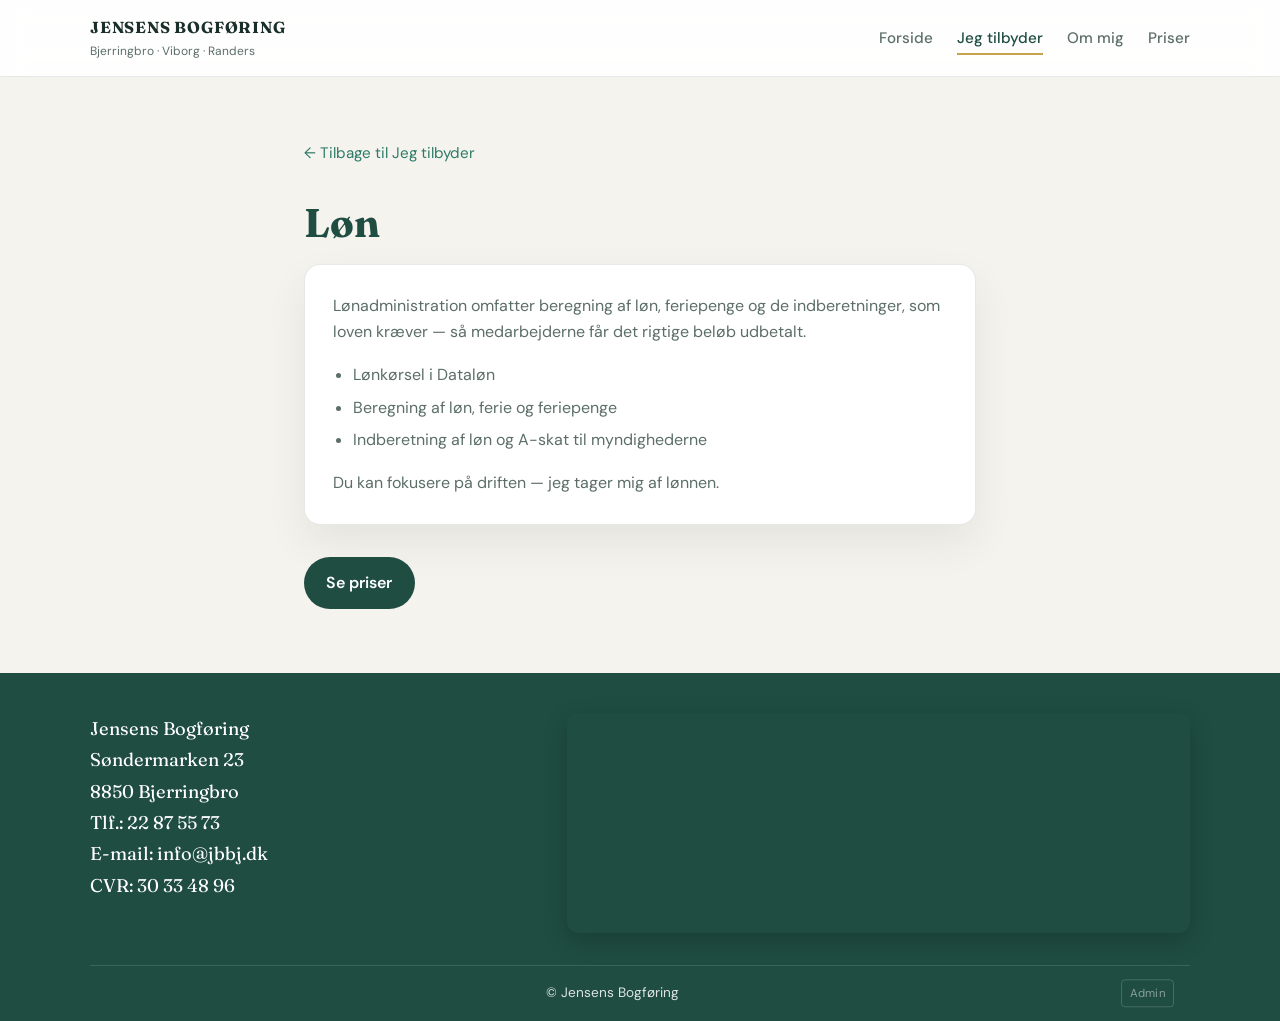
<file: tilbud/loen.html>
<!DOCTYPE html>
<html lang="da">
<head>
  <meta charset="UTF-8" />
  <meta name="viewport" content="width=device-width, initial-scale=1.0" />
  <title>Løn | Jensens Bogføring</title>
  <meta name="description" content="Lønkørsel i Dataløn — beregning og indberetning fra Jensens Bogføring." />
  <link rel="icon" href="https://impro.usercontent.one/appid/oneComWsb/domain/jensensbogforing.dk/media/jensensbogforing.dk/Bilder/FaviconNEU.png?etag=%224f8cc-57028c20%22&sourceContentType=image%2Fpng&resize=32,32&ignoreAspectRatio" />
  <link rel="preconnect" href="https://fonts.googleapis.com" />
  <link rel="preconnect" href="https://fonts.gstatic.com" crossorigin />
  <link href="https://fonts.googleapis.com/css2?family=DM+Sans:opsz,wght@9..40,400;9..40,500;9..40,600&family=Fraunces:opsz,wght@9..144,600;9..144,700&display=swap" rel="stylesheet" />
  <link rel="stylesheet" href="../assets/css/style.css" />
</head>
<body>
  <header class="site-header">
    <div class="container header-inner">
      <a href="../index.html" class="brand">
        <div>
          <strong>JENSENS BOGFØRING</strong>
          <span>Bjerringbro · Viborg · Randers</span>
        </div>
      </a>
      <button class="nav-toggle" type="button" aria-expanded="false" aria-controls="main-nav">Menu</button>
      <nav class="main-nav" id="main-nav" aria-label="Hovedmenu">
        <ul>
          <li><a href="../index.html">Forside</a></li>
          <li><a href="../jeg-tilbyder.html" class="active">Jeg tilbyder</a></li>
          <li><a href="../om-mig.html">Om mig</a></li>
          <li><a href="../priser.html">Priser</a></li>
        </ul>
      </nav>
    </div>
  </header>

  <main>
    <section class="page-section">
      <div class="container service-detail">
        <p class="back-link"><a href="../jeg-tilbyder.html">← Tilbage til Jeg tilbyder</a></p>
        <h1 class="page-title">Løn</h1>
        <div class="service-content">
          <p>Lønadministration omfatter beregning af løn, feriepenge og de indberetninger, som loven kræver — så medarbejderne får det rigtige beløb udbetalt.</p>
          <ul>
            <li>Lønkørsel i Dataløn</li>
            <li>Beregning af løn, ferie og feriepenge</li>
            <li>Indberetning af løn og A-skat til myndighederne</li>
          </ul>
          <p>Du kan fokusere på driften — jeg tager mig af lønnen.</p>
        </div>
        <p><a href="../priser.html" class="btn">Se priser</a></p>
      </div>
    </section>
  </main>

  <footer class="site-footer">
    <div class="container footer-inner">
      <div class="footer-contact">
        <h2>Jensens Bogføring</h2>
        <h2>Søndermarken 23</h2>
        <h2>8850 Bjerringbro</h2>
        <h2>Tlf.: <a href="tel:+4522875573">22 87 55 73</a></h2>
        <h2>E-mail: <a href="mailto:info@jbbj.dk">info@jbbj.dk</a></h2>
        <h2>CVR: 30 33 48 96</h2>
      </div>
      <div class="map-wrap">
        <iframe title="Kort over Jensens Bogføring" src="https://www.google.com/maps/embed?origin=mfe&amp;pb=!1m3!2m1!1sS%C3%B8ndermarken+23,+8850+Bjerringbro,+Denmark!6i16!3m1!1sda!5m1!1sda" allowfullscreen referrerpolicy="no-referrer-when-downgrade"></iframe>
      </div>
    </div>
    <div class="footer-bottom container">
      <span>&copy; Jensens Bogføring</span>
      <a href="../admin.html" class="footer-admin-link">Admin</a>
    </div>
  </footer>
  <script src="../assets/js/main.js"></script>
</body>
</html>
</file>
<file: assets/css/style.css>
:root {
  --bg: #f5f3ee;
  --surface: #ffffff;
  --ink: #1a2e2a;
  --muted: #5c6e69;
  --brand: #1f4d42;
  --brand-light: #2d7a68;
  --accent: #c9a24d;
  --accent-soft: rgba(201, 162, 77, 0.12);
  --border: rgba(26, 46, 42, 0.1);
  --shadow: 0 18px 40px rgba(26, 46, 42, 0.08);
  --radius: 16px;
  --max: 1100px;
}

*, *::before, *::after {
  box-sizing: border-box;
  margin: 0;
  padding: 0;
}

html {
  scroll-behavior: smooth;
}

body {
  font-family: "DM Sans", system-ui, sans-serif;
  background: var(--bg);
  color: var(--ink);
  line-height: 1.65;
  min-height: 100vh;
  display: flex;
  flex-direction: column;
}

img {
  display: block;
  max-width: 100%;
}

a {
  color: var(--brand-light);
  text-decoration: none;
}

a:hover {
  text-decoration: underline;
}

.container {
  width: min(100% - 2rem, var(--max));
  margin-inline: auto;
}

/* Header */
.site-header {
  position: sticky;
  top: 0;
  z-index: 100;
  background: rgba(255, 255, 255, 0.92);
  backdrop-filter: blur(12px);
  border-bottom: 1px solid var(--border);
}

.site-header .container.header-inner {
  position: relative;
}

.header-inner {
  display: flex;
  align-items: center;
  justify-content: space-between;
  gap: 1rem;
  padding: 0.9rem 0;
}

.brand {
  display: flex;
  align-items: center;
  gap: 0.75rem;
  color: var(--ink);
  text-decoration: none;
}

.brand strong {
  font-family: "Fraunces", Georgia, serif;
  font-size: 1rem;
  letter-spacing: 0.05em;
}

.brand span {
  display: block;
  font-size: 0.75rem;
  color: var(--muted);
  font-weight: 400;
}

.nav-toggle {
  display: none;
  border: 1px solid var(--border);
  background: var(--surface);
  border-radius: 8px;
  padding: 0.45rem 0.7rem;
  font: inherit;
  cursor: pointer;
}

.main-nav ul {
  list-style: none;
  display: flex;
  gap: 0.25rem 1.5rem;
  flex-wrap: wrap;
}

.main-nav a {
  color: var(--muted);
  font-weight: 500;
  font-size: 0.95rem;
  padding: 0.35rem 0;
  border-bottom: 2px solid transparent;
  text-decoration: none;
  transition: color 0.2s, border-color 0.2s;
}

.main-nav a:hover,
.main-nav a.active {
  color: var(--brand);
  border-bottom-color: var(--accent);
  text-decoration: none;
}

/* Hero */
.hero {
  position: relative;
  min-height: clamp(280px, 45vw, 480px);
  display: grid;
  place-items: center;
  color: #fff;
  text-align: center;
  overflow: hidden;
}

.hero-bg {
  position: absolute;
  inset: 0;
  background: center / cover no-repeat;
  transform: scale(1.02);
}

.hero-overlay {
  position: absolute;
  inset: 0;
  background: linear-gradient(135deg, rgba(20, 45, 38, 0.82), rgba(31, 77, 66, 0.55));
}

.hero-content {
  position: relative;
  padding: 3rem 1rem;
  max-width: 720px;
}

.hero h1 {
  font-family: "Fraunces", Georgia, serif;
  font-size: clamp(2rem, 5vw, 3.2rem);
  line-height: 1.15;
  margin-bottom: 0.75rem;
  letter-spacing: 0.03em;
}

.hero p {
  font-size: 1.1rem;
  opacity: 0.92;
}

/* Page */
main {
  flex: 1;
}

.page-section {
  padding: 4rem 0;
}

.page-title {
  font-family: "Fraunces", Georgia, serif;
  font-size: clamp(1.8rem, 4vw, 2.5rem);
  color: var(--brand);
  margin-bottom: 0.5rem;
}

.page-intro {
  color: var(--muted);
  font-size: 1.1rem;
  max-width: 60ch;
  margin-bottom: 2.5rem;
}

/* Two columns */
.split {
  display: grid;
  grid-template-columns: 1fr 1fr;
  gap: 3rem;
  align-items: start;
}

.split p {
  font-size: 1.125rem;
  color: var(--muted);
  margin-bottom: 1rem;
}

.split p:last-child {
  margin-bottom: 0;
}

/* Cards */
.card-grid {
  display: grid;
  grid-template-columns: repeat(auto-fit, minmax(280px, 1fr));
  gap: 1.25rem;
}

.card {
  background: var(--surface);
  border: 1px solid var(--border);
  border-radius: var(--radius);
  padding: 1.5rem;
  box-shadow: var(--shadow);
}

.card h3 {
  font-family: "Fraunces", Georgia, serif;
  color: var(--brand);
  font-size: 1.2rem;
  margin-bottom: 0.5rem;
}

.card p {
  color: var(--muted);
}

.card-link {
  display: block;
  color: inherit;
  text-decoration: none;
  transition: transform 0.2s, box-shadow 0.2s;
}

.card-link:hover {
  transform: translateY(-3px);
  box-shadow: 0 22px 48px rgba(26, 46, 42, 0.12);
  text-decoration: none;
}

.card-more {
  display: inline-block;
  margin-top: 0.75rem;
  font-size: 0.9rem;
  font-weight: 600;
  color: var(--brand-light);
}

/* Service subpages */
.service-detail {
  max-width: 42rem;
}

.back-link {
  margin-bottom: 1.5rem;
  font-size: 0.95rem;
}

.service-content {
  background: var(--surface);
  border: 1px solid var(--border);
  border-radius: var(--radius);
  padding: 1.75rem;
  box-shadow: var(--shadow);
  margin-bottom: 2rem;
}

.service-content p {
  color: var(--muted);
  margin-bottom: 1rem;
}

.service-content p:last-of-type {
  margin-bottom: 0;
}

.service-content ul {
  margin: 0 0 1rem 1.25rem;
  color: var(--muted);
}

.service-content li {
  margin-bottom: 0.4rem;
}

.service-content li:last-child {
  margin-bottom: 0;
}

/* Timeline */
.about-layout {
  display: grid;
  grid-template-columns: 280px 1fr;
  gap: 3rem;
  align-items: start;
}

.about-photo {
  border-radius: var(--radius);
  overflow: hidden;
  box-shadow: var(--shadow);
  border: 4px solid var(--surface);
}

.about-photo img {
  width: 100%;
  aspect-ratio: 3/4;
  object-fit: cover;
}

.about-intro h2 {
  font-family: "Fraunces", Georgia, serif;
  font-size: 1.75rem;
  color: var(--brand);
  margin-bottom: 0.15rem;
}

.about-intro .role {
  color: var(--accent);
  font-weight: 600;
  margin-bottom: 1rem;
}

.timeline {
  margin-top: 2rem;
  display: grid;
  gap: 1.25rem;
}

.timeline-item {
  display: grid;
  grid-template-columns: 72px 1fr;
  gap: 1rem;
  align-items: start;
}

.timeline-year {
  font-family: "Fraunces", Georgia, serif;
  font-size: 1.25rem;
  color: var(--brand);
  font-weight: 600;
}

.timeline-item p {
  color: var(--muted);
}

.closing-note {
  margin-top: 2rem;
  padding: 1.25rem 1.5rem;
  background: var(--accent-soft);
  border-left: 4px solid var(--accent);
  border-radius: 0 var(--radius) var(--radius) 0;
  color: var(--ink);
}

.timeline .closing-note {
  margin-top: 0;
}

/* Prices */
.price-cards {
  display: grid;
  grid-template-columns: repeat(auto-fit, minmax(240px, 1fr));
  gap: 1.25rem;
  margin-bottom: 2rem;
}

.price-card {
  background: var(--brand);
  color: #fff;
  border-radius: var(--radius);
  padding: 2rem 1.5rem;
  text-align: center;
}

.price-card .amount {
  font-family: "Fraunces", Georgia, serif;
  font-size: 2rem;
  margin: 0.5rem 0;
}

.price-card p {
  opacity: 0.85;
  font-size: 0.95rem;
}

.contact-box {
  background: var(--surface);
  border: 1px solid var(--border);
  border-radius: var(--radius);
  padding: 2rem;
  box-shadow: var(--shadow);
}

.contact-box p {
  color: var(--muted);
  margin-bottom: 1.5rem;
}

.contact-form {
  display: grid;
  gap: 1rem;
  max-width: 480px;
}

.contact-form label {
  display: grid;
  gap: 0.35rem;
  font-weight: 500;
  font-size: 0.9rem;
}

.contact-form input,
.contact-form textarea {
  font: inherit;
  padding: 0.7rem 0.85rem;
  border: 1px solid var(--border);
  border-radius: 10px;
  background: var(--bg);
}

.contact-form textarea {
  min-height: 120px;
  resize: vertical;
}

.btn {
  display: inline-flex;
  align-items: center;
  justify-content: center;
  gap: 0.5rem;
  padding: 0.8rem 1.4rem;
  border: none;
  border-radius: 999px;
  background: var(--brand);
  color: #fff;
  font: inherit;
  font-weight: 600;
  cursor: pointer;
  text-decoration: none;
  transition: background 0.2s;
}

.btn:hover {
  background: var(--brand-light);
  text-decoration: none;
}

.btn-accent {
  background: var(--accent);
  color: var(--ink);
}

.btn-accent:hover {
  background: #d4b05a;
}

/* Footer */
.site-footer {
  background: var(--brand);
  color: #fff;
  margin-top: auto;
}

.footer-inner {
  display: grid;
  grid-template-columns: 1fr 1.4fr;
  gap: 2rem;
  padding: 2.5rem 0 2rem;
  align-items: start;
}

.footer-contact h2 {
  font-family: "Fraunces", Georgia, serif;
  font-size: 1.15rem;
  font-weight: 400;
  line-height: 1.7;
}

.footer-contact a {
  color: #fff;
}

.footer-contact a:hover {
  color: var(--accent);
}

.map-wrap {
  border-radius: 12px;
  overflow: hidden;
  box-shadow: 0 8px 24px rgba(0, 0, 0, 0.2);
}

.map-wrap iframe {
  display: block;
  width: 100%;
  height: 220px;
  border: 0;
}

.footer-bottom {
  position: relative;
  border-top: 1px solid rgba(255, 255, 255, 0.15);
  padding: 1rem 4.5rem 1rem 1rem;
  text-align: center;
  font-size: 0.85rem;
  opacity: 0.85;
}

.footer-admin-link {
  position: absolute;
  right: 1rem;
  top: 50%;
  transform: translateY(-50%);
  font-size: 0.72rem;
  letter-spacing: 0.02em;
  color: rgba(255, 255, 255, 0.55);
  text-decoration: none;
  padding: 0.2rem 0.45rem;
  border: 1px solid rgba(255, 255, 255, 0.2);
  border-radius: 4px;
}

.footer-admin-link:hover,
.footer-admin-link:focus {
  color: #fff;
  border-color: rgba(255, 255, 255, 0.45);
  background: rgba(255, 255, 255, 0.08);
}

/* Mobile */
@media (max-width: 768px) {
  .nav-toggle {
    display: block;
  }

  .main-nav {
    display: none;
    position: absolute;
    top: 100%;
    left: 0;
    right: 0;
    background: var(--surface);
    border-bottom: 1px solid var(--border);
    padding: 1rem;
  }

  .main-nav.open {
    display: block;
  }

  .main-nav ul {
    flex-direction: column;
    gap: 0.25rem;
  }

  .split,
  .about-layout,
  .footer-inner {
    grid-template-columns: 1fr;
  }

  .page-section {
    padding: 2.5rem 0;
  }

  .about-photo {
    max-width: 280px;
    margin: 0 auto;
  }
}

/* Admin */
.admin-page {
  padding: 3rem 0 4rem;
}

.admin-login {
  max-width: 28rem;
  margin: 0 auto;
}

.admin-back {
  margin-bottom: 1rem;
}

.admin-lead {
  color: var(--muted);
  margin-bottom: 2rem;
}

.admin-panel {
  background: var(--surface);
  border: 1px solid var(--border);
  border-radius: var(--radius);
  padding: 1.75rem;
  margin-bottom: 1.5rem;
  box-shadow: var(--shadow);
}

.admin-panel h2 {
  font-family: "Fraunces", Georgia, serif;
  font-size: 1.25rem;
  margin-bottom: 0.75rem;
  color: var(--brand);
}

.admin-form label {
  display: block;
  margin-bottom: 1rem;
  font-weight: 500;
}

.admin-form input {
  display: block;
  width: 100%;
  margin-top: 0.35rem;
  padding: 0.65rem 0.75rem;
  border: 1px solid var(--border);
  border-radius: 8px;
  font: inherit;
}

.admin-actions {
  display: flex;
  flex-wrap: wrap;
  gap: 0.75rem;
}

.btn-ghost {
  background: transparent;
  color: var(--brand);
  border: 1px solid var(--border);
}

.btn-ghost:hover {
  background: var(--surface);
}

.admin-status {
  margin-top: 1rem;
  min-height: 1.25rem;
}

.admin-status.ok {
  color: var(--brand-light);
  font-weight: 600;
}

.admin-status.error {
  color: #b42318;
  font-weight: 600;
}

.admin-help {
  margin-top: 1rem;
  padding: 1rem 1.25rem;
  background: var(--surface);
  border: 1px solid var(--border);
  border-radius: var(--radius);
}

.admin-help summary {
  cursor: pointer;
  font-weight: 600;
  color: var(--brand);
}

.admin-help ol {
  margin: 1rem 0 0 1.25rem;
}

.admin-help li {
  margin-bottom: 0.5rem;
}
</file>
